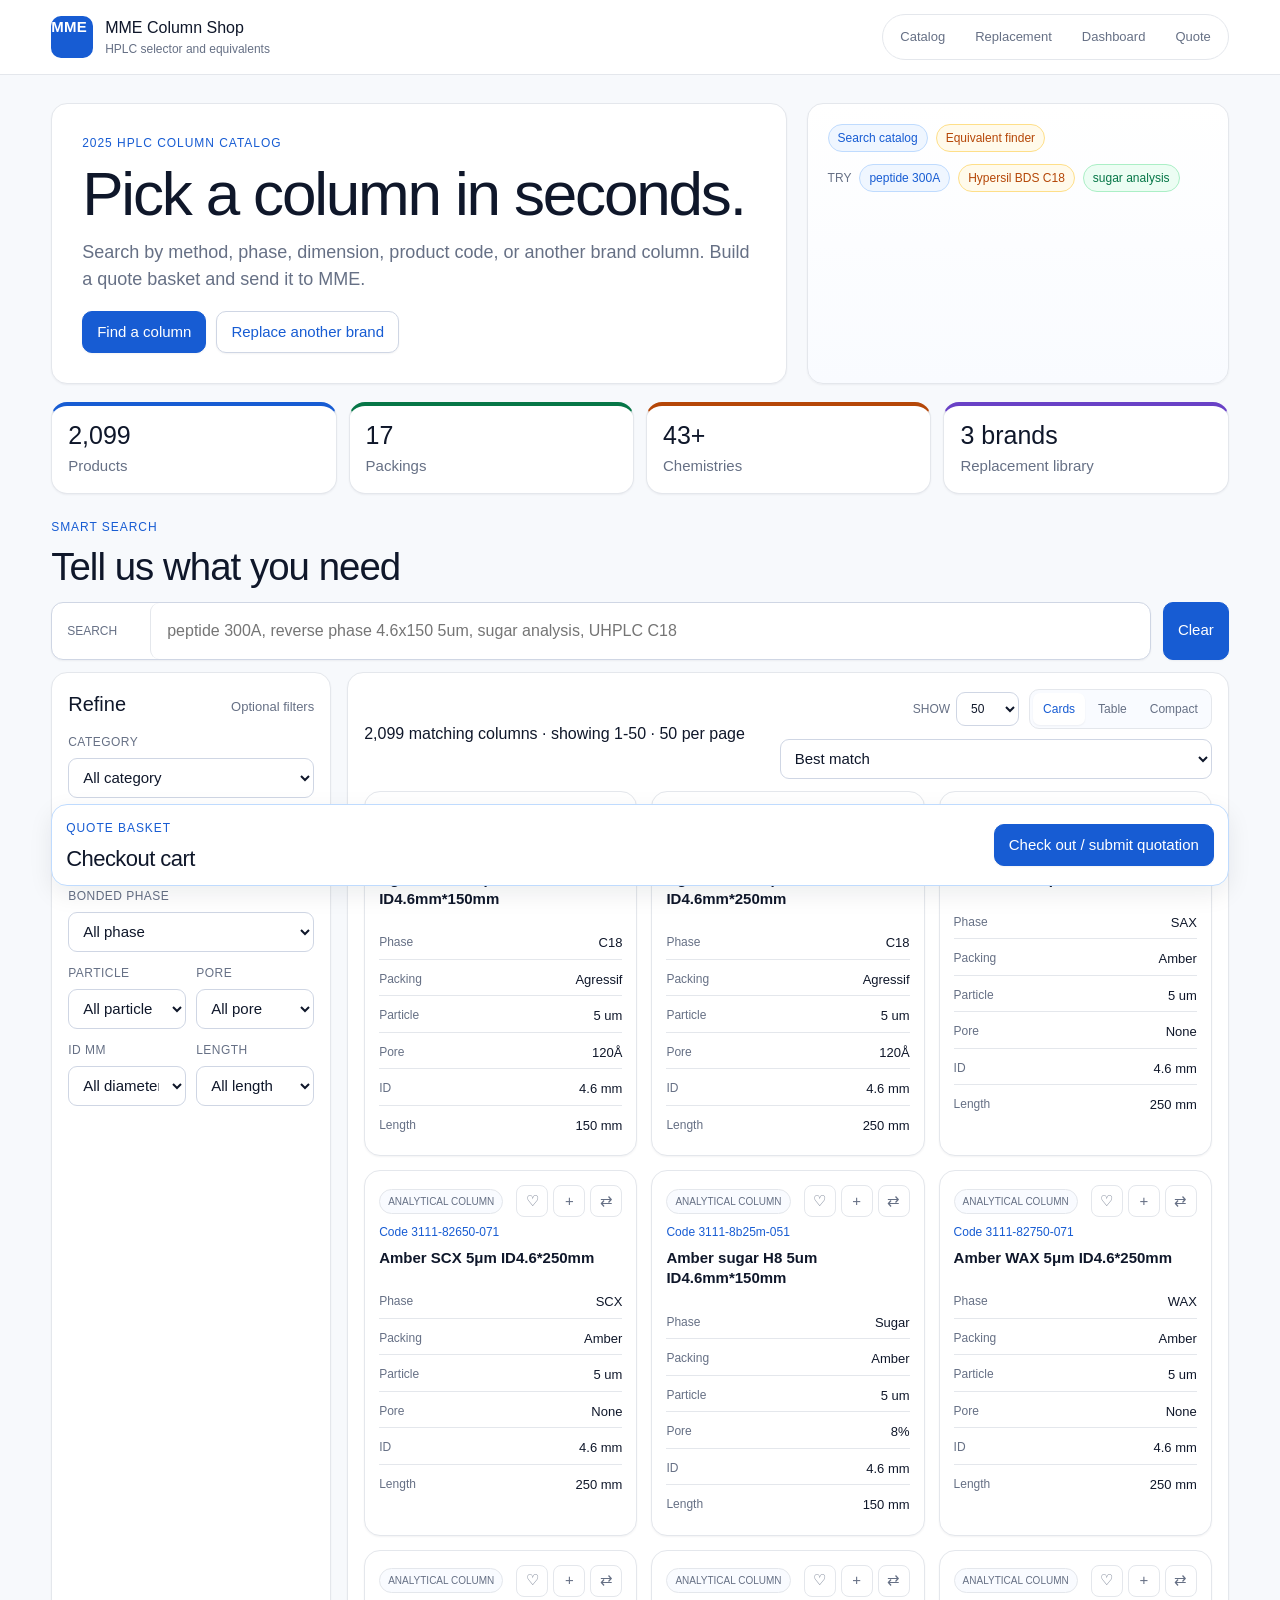
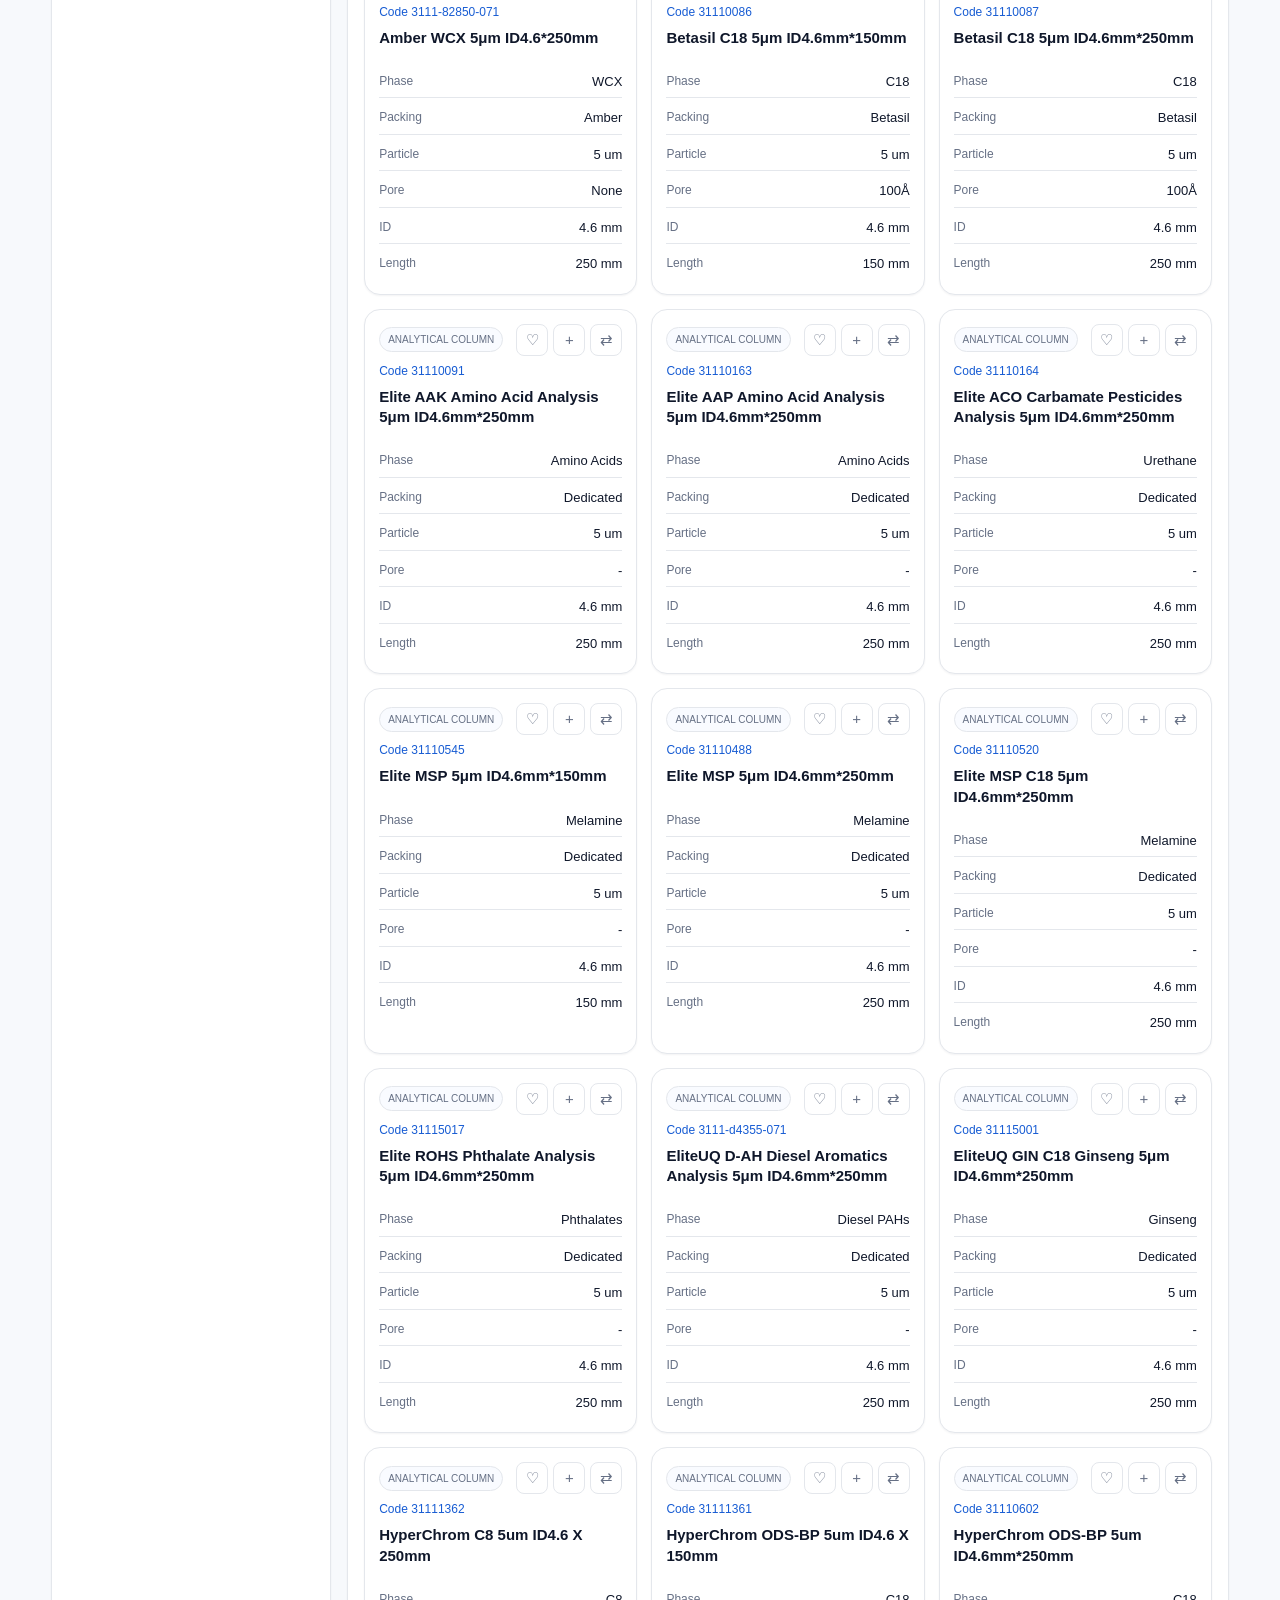
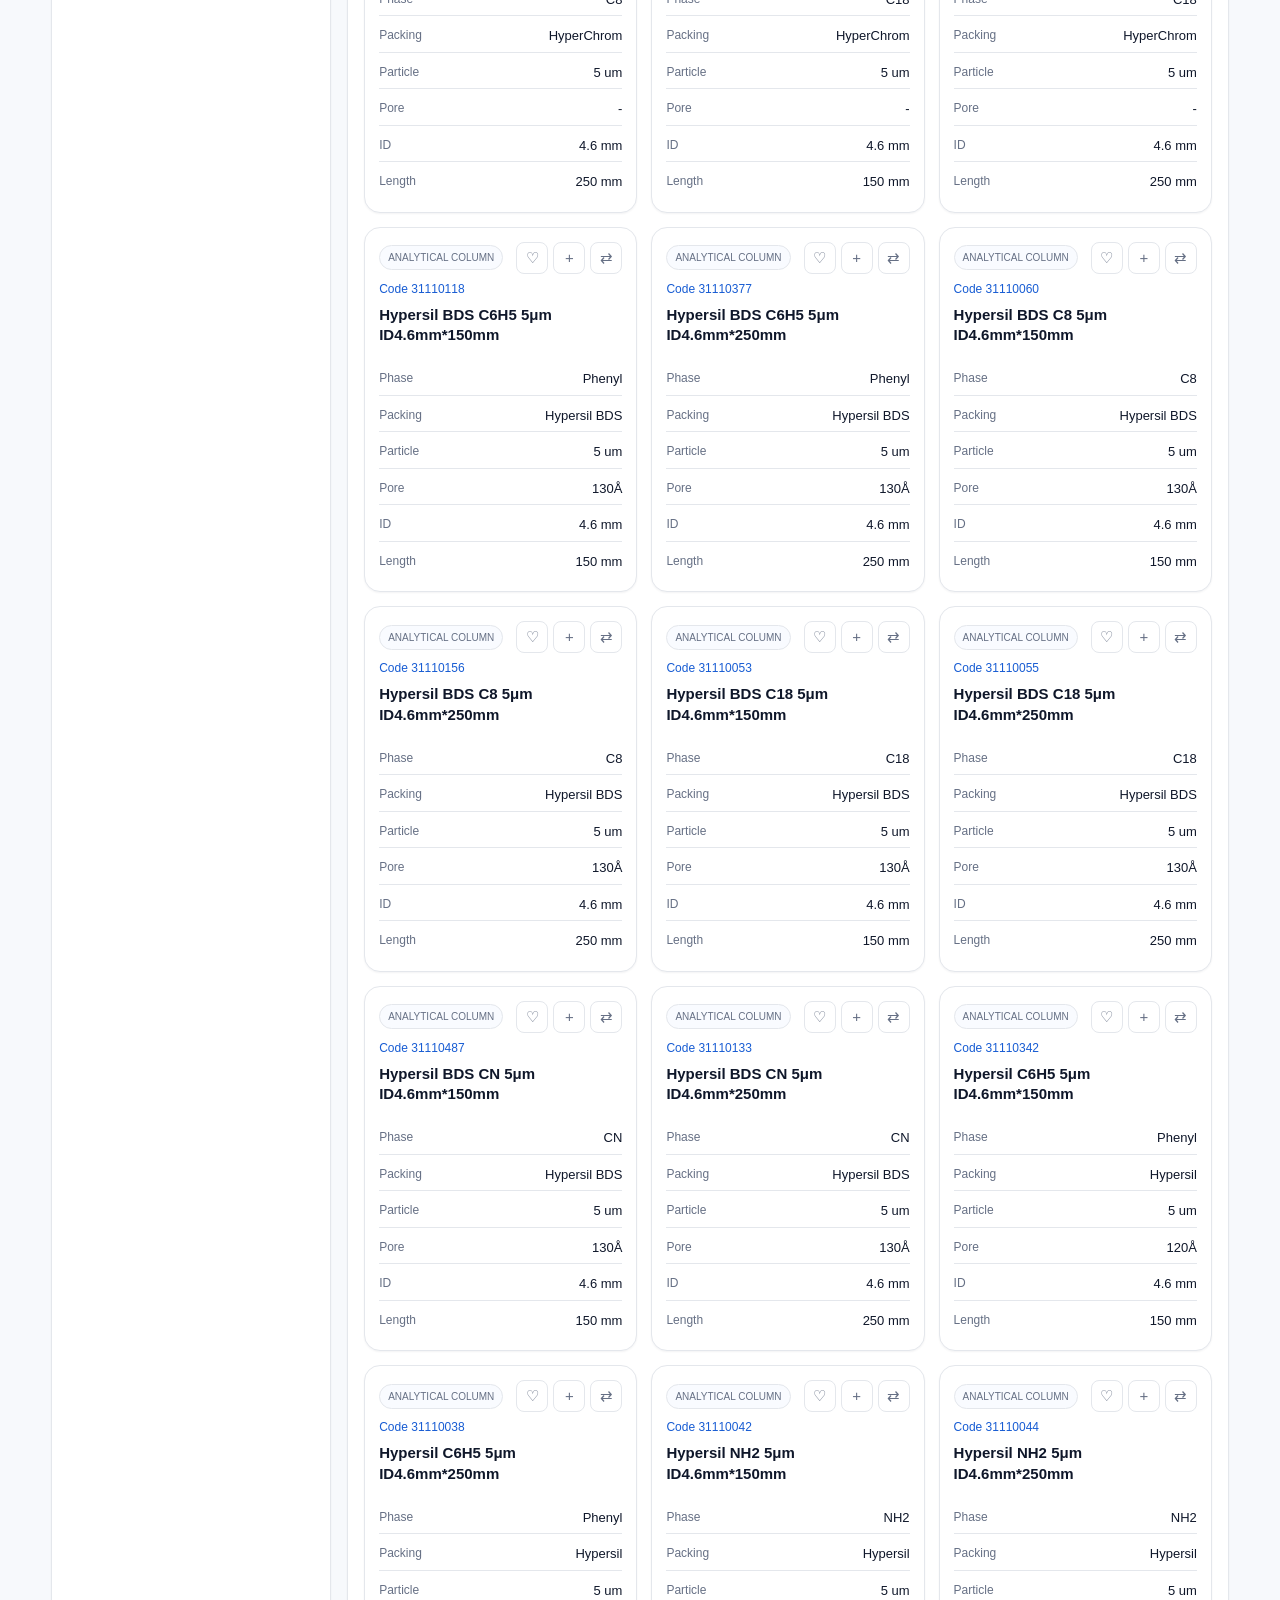
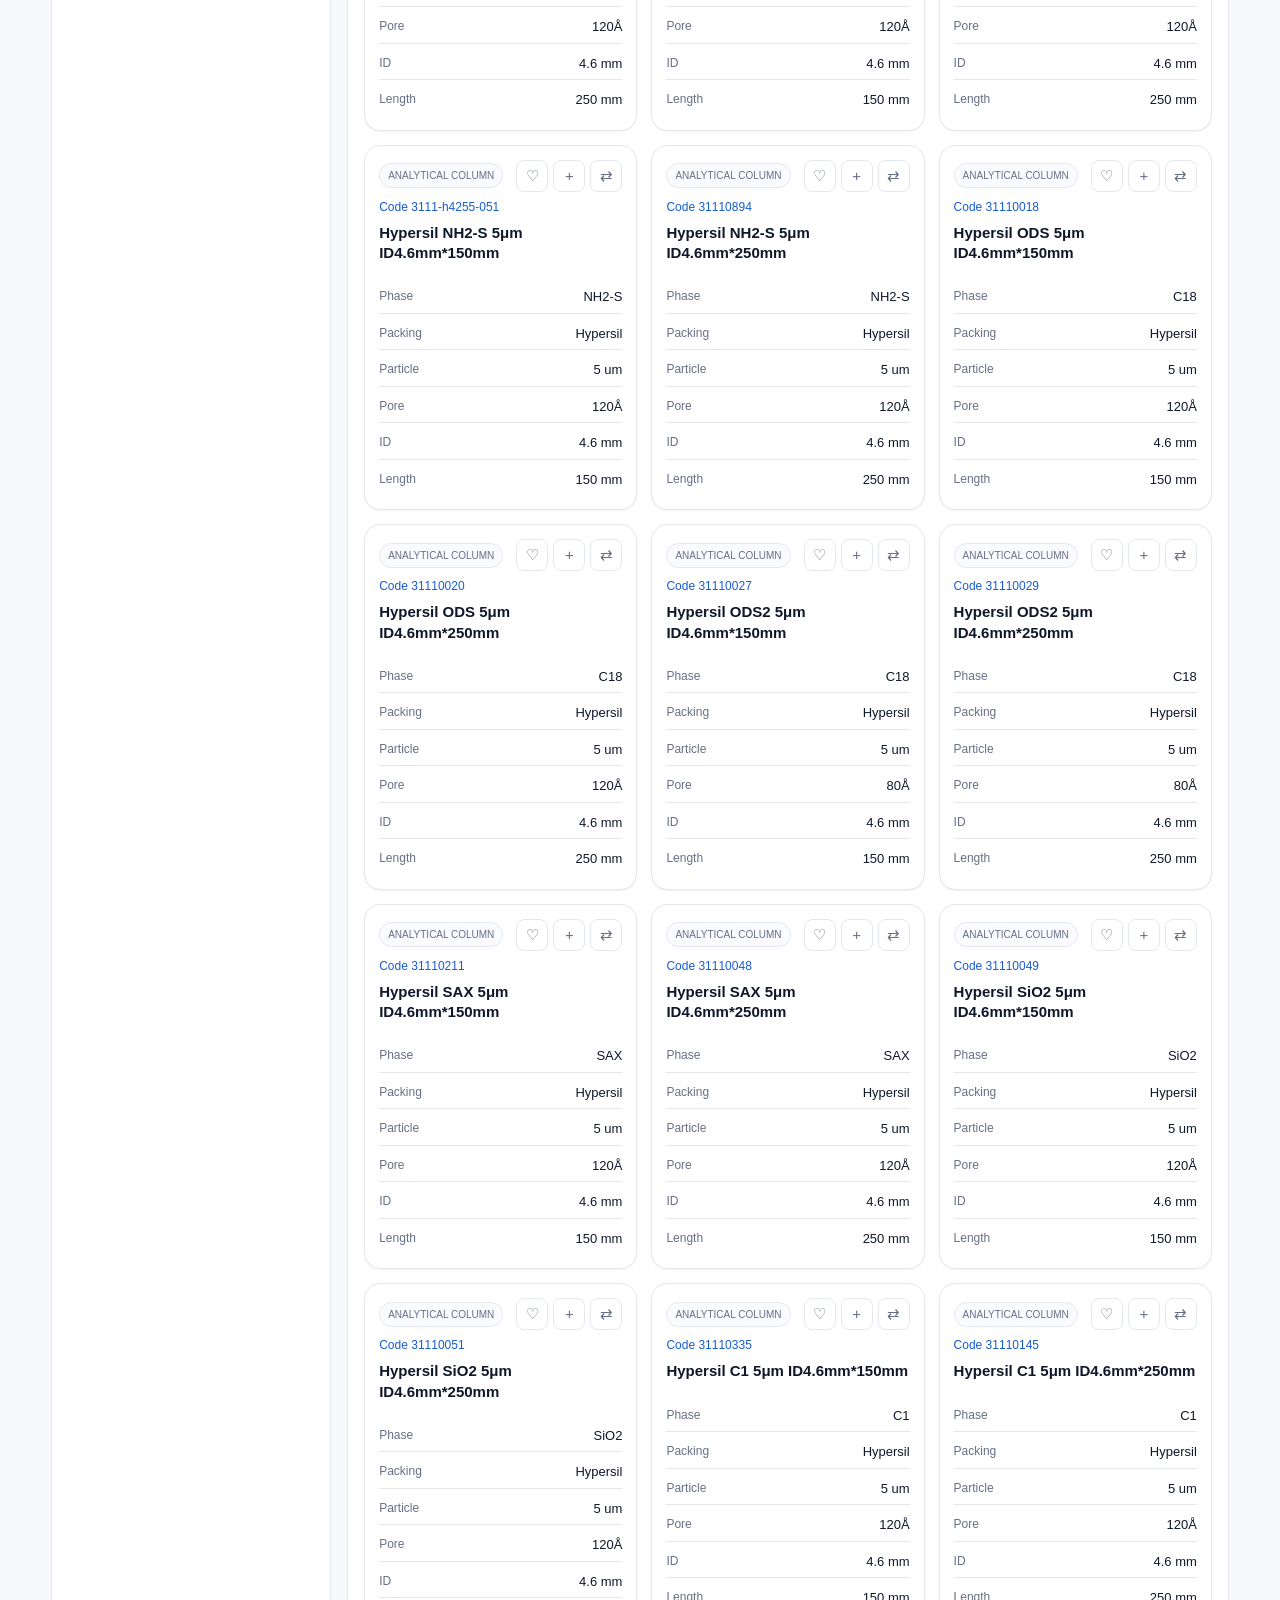
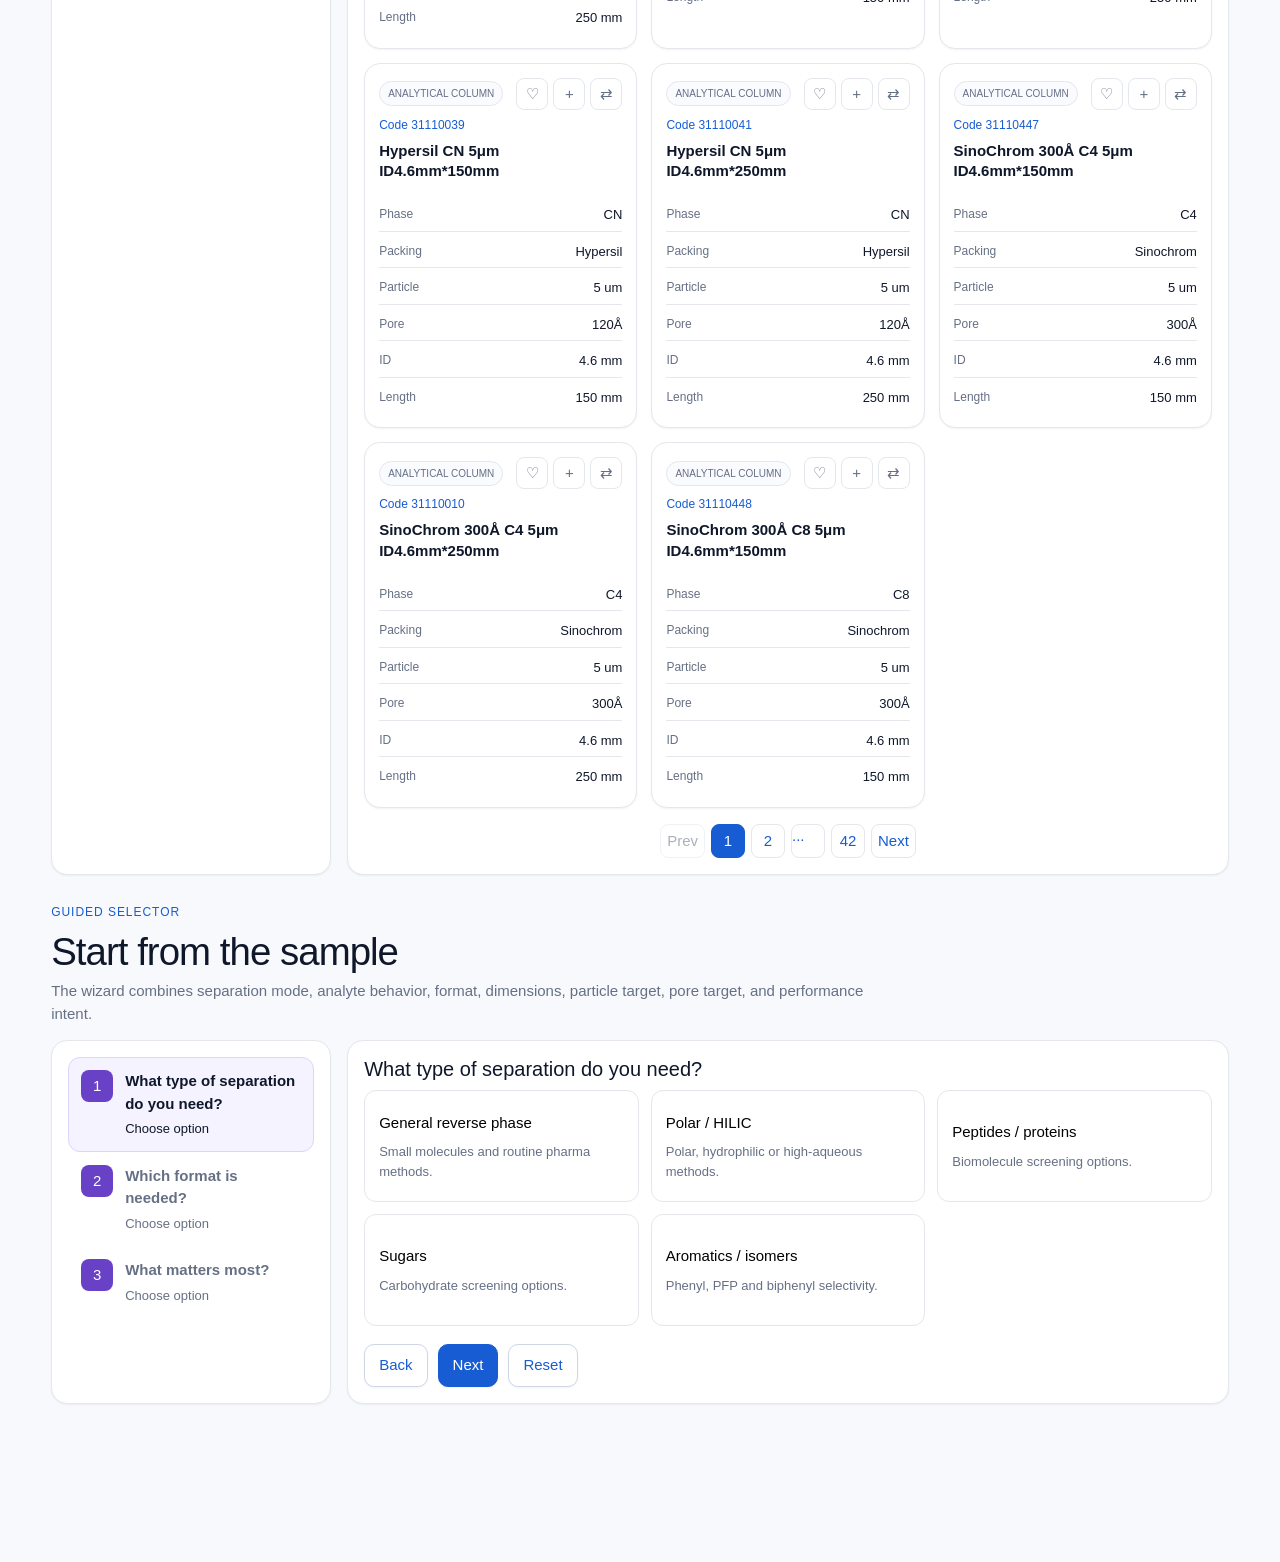
<file: index.html>
<!doctype html>
<html lang="en">
  <head>
    <meta charset="utf-8">
    <meta name="viewport" content="width=device-width, initial-scale=1">
    <title>MME HPLC Column Finder | Column Equivalents & Quotation</title>
    <meta name="description" content="Find MME HPLC columns by chemistry, dimensions, particle size, pore size, method intent, or competitor equivalent, then submit a quotation request.">
    <meta name="keywords" content="HPLC column, C18 column, HILIC column, UHPLC column, guard column, preparative column, MME, Al Murtaja Medical Equipment">
    <meta name="robots" content="index, follow">
    <meta property="og:title" content="MME HPLC Column Finder">
    <meta property="og:description" content="Smart HPLC column selector, competitor replacement finder, and quotation basket for MME columns.">
    <meta property="og:type" content="website">
    <meta property="og:image" content="assets/column-visual.svg">
    <meta name="theme-color" content="#2563eb">
    <link rel="stylesheet" href="styles.css">
  </head>
  <body>
    <header class="site-header">
      <div class="brand"><span class="brand-mark">MME</span><div><strong>MME Column Shop</strong><span>HPLC selector and equivalents</span></div></div>
      <nav aria-label="Primary"><a href="index.html#catalog">Catalog</a><a href="replacement.html">Replacement</a><a href="dashboard.html">Dashboard</a><a href="index.html#cart">Quote</a></nav>
    </header>

    <main>
      <section class="hero">
        <div class="hero-copy"><p class="eyebrow">2025 HPLC column catalog</p><h1>Pick a column in seconds.</h1><p>Search by method, phase, dimension, product code, or another brand column. Build a quote basket and send it to MME.</p><div class="hero-actions"><a class="button primary" href="#catalog">Find a column</a><a class="button ghost" href="replacement.html">Replace another brand</a></div></div>
        <div class="hero-console"><div class="console-tabs"><a href="#catalog">Search catalog</a><a href="replacement.html">Equivalent finder</a></div><div class="hero-search-preview"><span>Try</span><strong>peptide 300A</strong><strong>Hypersil BDS C18</strong><strong>sugar analysis</strong></div></div>
      </section>
      <section class="stats" aria-label="Catalog summary"><div><strong id="statProducts">0</strong><span>Products</span></div><div><strong id="statPackings">0</strong><span>Packings</span></div><div><strong id="statPhases">0+</strong><span>Chemistries</span></div><div><strong>3 brands</strong><span>Replacement library</span></div></section>

      <section class="catalog-section" id="catalog">
        <div class="section-heading"><p class="eyebrow">Smart search</p><h2>Tell us what you need</h2></div>
        <div class="search-shell"><label class="search-box"><span>Search</span><input id="searchInput" type="search" placeholder="peptide 300A, reverse phase 4.6x150 5um, sugar analysis, UHPLC C18"></label><button class="button primary" id="clearFilters" type="button">Clear</button></div>
        <div class="expert-panel" id="expertPanel" hidden><div><p class="eyebrow">Matched intent</p><strong id="expertSummary"></strong></div><div class="expert-tags" id="expertTags"></div></div>
        <div class="shop-layout">
          <aside class="filters" aria-label="Catalog filters"><div class="filter-heading"><strong>Refine</strong><span>Optional filters</span></div><div class="filter-block"><label for="categoryFilter">Category</label><select id="categoryFilter"></select></div><div class="filter-block"><label for="packingFilter">Packing</label><select id="packingFilter"></select></div><div class="filter-block"><label for="phaseFilter">Bonded phase</label><select id="phaseFilter"></select></div><div class="filter-row"><div class="filter-block"><label for="particleFilter">Particle</label><select id="particleFilter"></select></div><div class="filter-block"><label for="poreFilter">Pore</label><select id="poreFilter"></select></div></div><div class="filter-row"><div class="filter-block"><label for="diameterFilter">ID mm</label><select id="diameterFilter"></select></div><div class="filter-block"><label for="lengthFilter">Length</label><select id="lengthFilter"></select></div></div></aside>
          <div class="results-area"><div class="results-bar"><strong id="resultCount">Loading catalog...</strong><div class="result-tools"><label class="page-size-label">Show<select id="pageSizeSelect" aria-label="Items per page"><option value="50">50</option><option value="100">100</option><option value="150">150</option><option value="200">200</option></select></label><div class="view-switch" aria-label="View options"><button class="view-button active" type="button" data-view="cards">Cards</button><button class="view-button" type="button" data-view="table">Table</button><button class="view-button" type="button" data-view="compact">Compact</button></div><select id="sortSelect" aria-label="Sort products"><option value="relevance">Best match</option><option value="name">Name A-Z</option><option value="particle">Particle size</option><option value="length">Length</option></select></div></div><div class="active-filters" id="activeFilters"></div><div id="tableColumnFilters" class="table-column-filters" hidden></div><div class="product-grid" id="productGrid"></div><button class="button ghost load-more" id="loadMore" type="button" hidden>Load more</button><div class="pagination" id="pagination"></div></div>
        </div>
      </section>

      <section class="compare-section" id="compareSection" hidden><div class="section-heading"><p class="eyebrow">Comparison</p><h2>Compare selected columns</h2></div><div id="compareTable"></div></section>
      <section class="wizard-section" id="wizard"><div class="section-heading"><p class="eyebrow">Guided selector</p><h2>Start from the sample</h2><p class="section-note">The wizard combines separation mode, analyte behavior, format, dimensions, particle target, pore target, and performance intent.</p></div><div class="wizard-layout"><aside class="wizard-panel" id="wizardSteps"></aside><div class="wizard-card"><div id="wizardQuestion"></div><div class="wizard-actions"><button class="button ghost" id="backStep" type="button" onclick="previousWizardStep()">Back</button><button class="button primary" id="nextStep" type="button" onclick="nextWizardStep()">Next</button><button class="button ghost" id="resetWizard" type="button" onclick="resetWizard()">Reset</button></div></div></div></section>
      <aside class="quote-drawer" id="cart"><div><p class="eyebrow">Quote basket</p><h2>Checkout cart</h2></div><div id="cartItems" class="cart-items"></div><button class="button primary" id="quoteButton" type="button">Check out / submit quotation</button></aside>
    </main>

    <dialog class="quote-modal" id="quoteModal"><form method="dialog" class="quote-modal-card"><div class="modal-header"><div><p class="eyebrow">Quotation request</p><h2>Selected products</h2></div><button class="icon-button" id="closeQuoteModal" value="cancel" type="submit">×</button></div><div id="checkoutList" class="checkout-list"></div><div class="quote-form-grid"><label>Name<input id="customerName" type="text" placeholder="Your name"></label><label>Company<input id="customerCompany" type="text" placeholder="Company name"></label><label>Email<input id="customerEmail" type="email" placeholder="email@example.com"></label><label>Phone / WhatsApp<input id="customerPhone" type="tel" placeholder="+962..."></label><label class="full">Notes<textarea id="customerNotes" rows="4" placeholder="Application, instrument, quantity, urgency, or equivalent column notes"></textarea></label></div><p class="quote-disclaimer">Equivalent recommendations are closest catalog matches and should be validated with your method before routine use.</p><div class="modal-actions"><button class="button ghost" id="copyQuote" type="button">Copy request</button><button class="button ghost" id="whatsappQuote" type="button">Send by WhatsApp</button><button class="button primary" id="submitQuote" type="button">Submit by email</button></div></form></dialog>
    <script src="verified-competitors.js"></script>
    <script src="app-final.js"></script>
    <script src="app-enhance-rules.js"></script>
    <script src="app-match-quality.js"></script>
    <script src="app-compare.js"></script>
  </body>
</html>
</file>
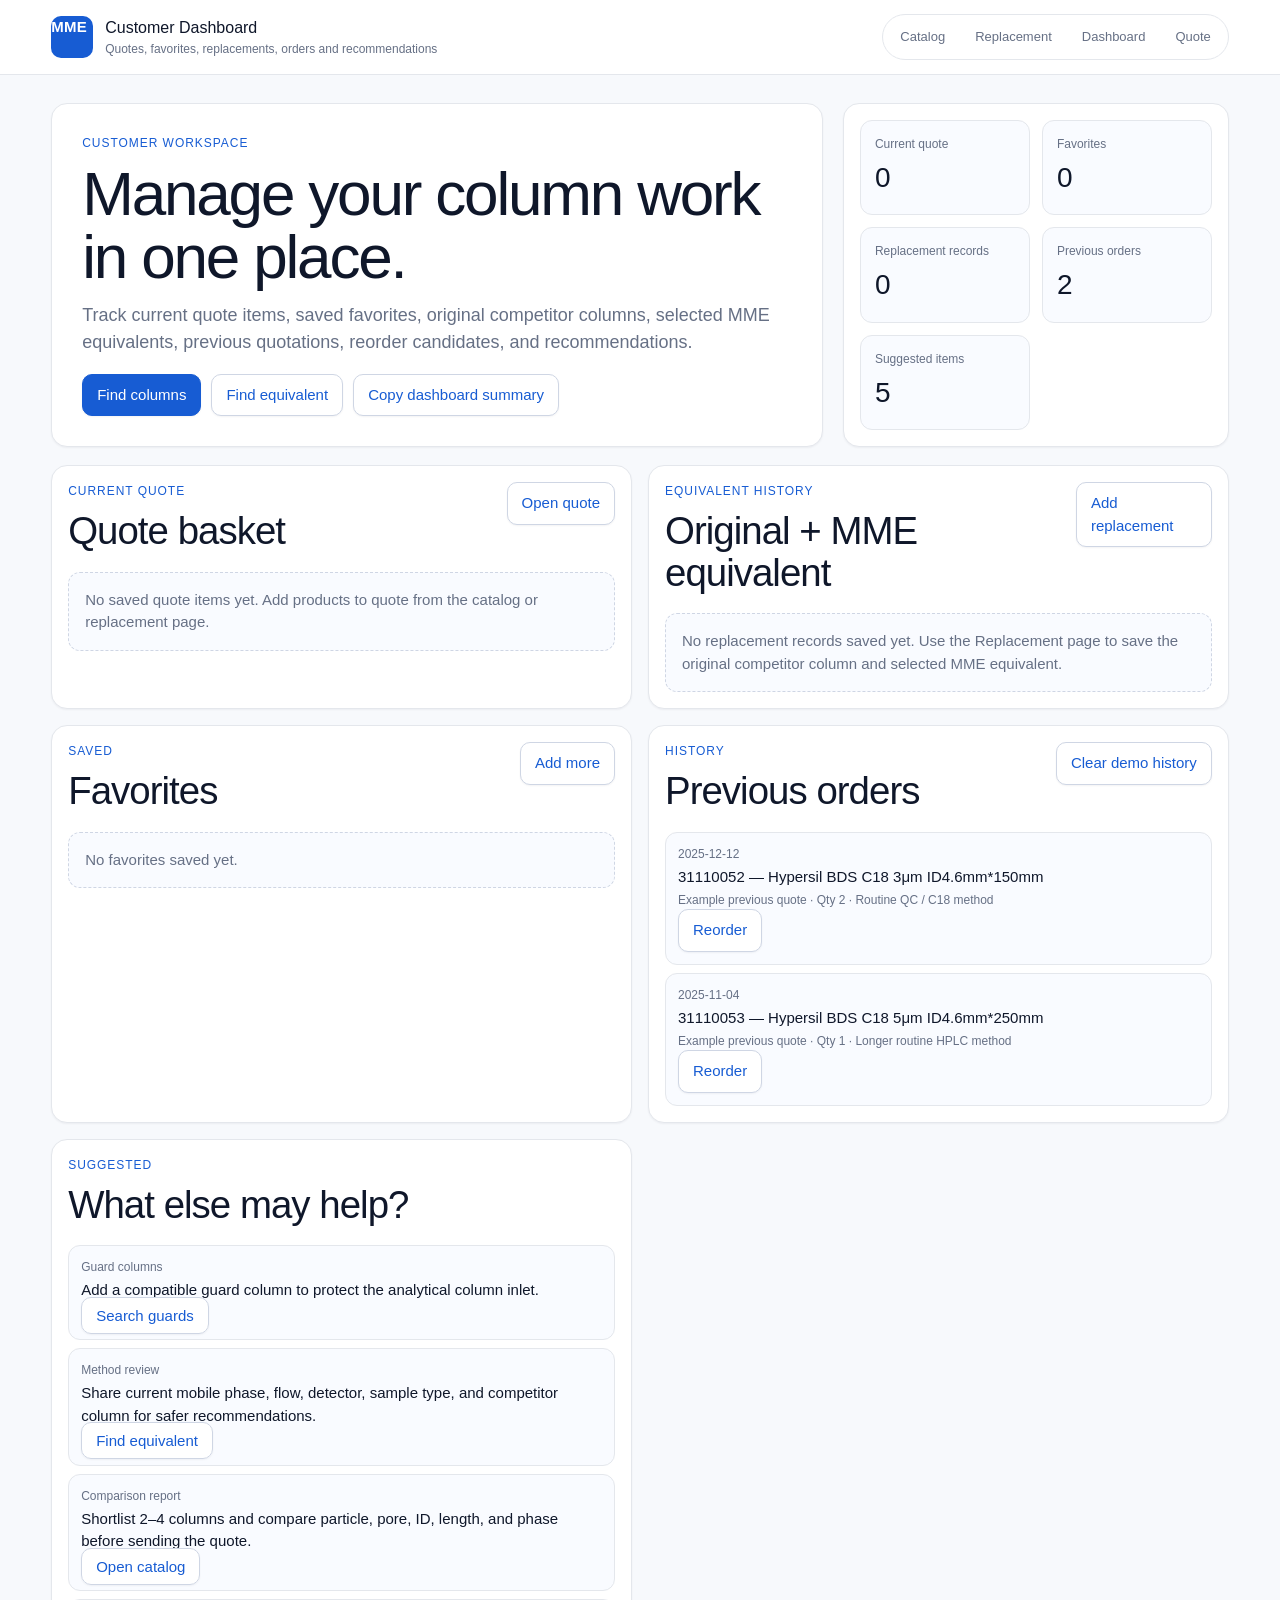
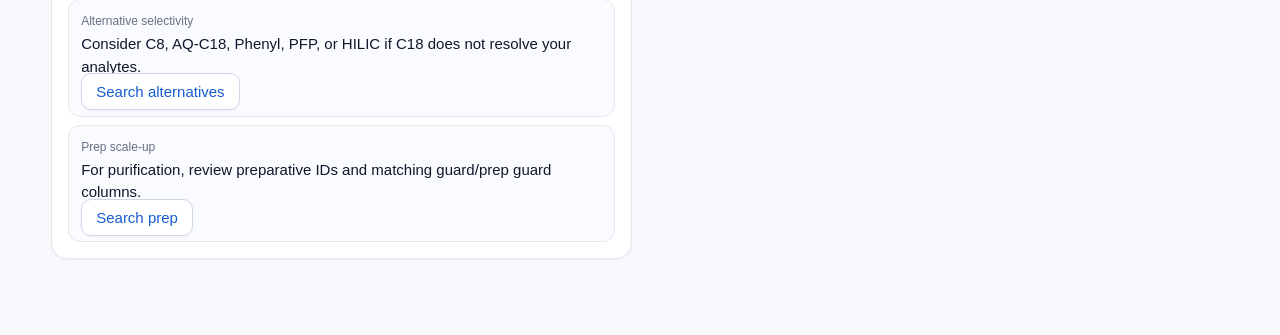
<file: dashboard.html>
<!doctype html>
<html lang="en">
  <head>
    <meta charset="utf-8">
    <meta name="viewport" content="width=device-width, initial-scale=1">
    <title>MME Dashboard | Quotes, Favorites & Orders</title>
    <meta name="description" content="Customer dashboard for MME column quotes, favorites, previous orders, replacement records, and recommendations.">
    <link rel="stylesheet" href="styles.css">
  </head>
  <body>
    <header class="site-header">
      <div class="brand"><span class="brand-mark">MME</span><div><strong>Customer Dashboard</strong><span>Quotes, favorites, replacements, orders and recommendations</span></div></div>
      <nav aria-label="Primary"><a href="index.html#catalog">Catalog</a><a href="replacement.html">Replacement</a><a href="dashboard.html">Dashboard</a><a href="index.html#cart">Quote</a></nav>
    </header>
    <main class="dashboard-page">
      <section class="hero dashboard-hero">
        <div class="hero-copy">
          <p class="eyebrow">Customer workspace</p>
          <h1>Manage your column work in one place.</h1>
          <p>Track current quote items, saved favorites, original competitor columns, selected MME equivalents, previous quotations, reorder candidates, and recommendations.</p>
          <div class="hero-actions"><a class="button primary" href="index.html#catalog">Find columns</a><a class="button ghost" href="replacement.html">Find equivalent</a><button class="button ghost" type="button" id="exportDashboard">Copy dashboard summary</button></div>
        </div>
        <div class="dashboard-summary">
          <div><span>Current quote</span><strong id="dashQuoteCount">0</strong></div>
          <div><span>Favorites</span><strong id="dashFavoriteCount">0</strong></div>
          <div><span>Replacement records</span><strong id="dashReplacementCount">0</strong></div>
          <div><span>Previous orders</span><strong id="dashOrderCount">0</strong></div>
          <div><span>Suggested items</span><strong id="dashSuggestionCount">0</strong></div>
        </div>
      </section>

      <section class="dashboard-grid dashboard-grid-wide">
        <article class="dashboard-card">
          <div class="dashboard-card-head"><div><p class="eyebrow">Current quote</p><h2>Quote basket</h2></div><a class="button ghost" href="index.html#cart">Open quote</a></div>
          <div id="dashboardQuoteItems" class="dashboard-list"></div>
        </article>
        <article class="dashboard-card">
          <div class="dashboard-card-head"><div><p class="eyebrow">Equivalent history</p><h2>Original + MME equivalent</h2></div><a class="button ghost" href="replacement.html">Add replacement</a></div>
          <div id="dashboardReplacements" class="dashboard-list"></div>
        </article>
        <article class="dashboard-card">
          <div class="dashboard-card-head"><div><p class="eyebrow">Saved</p><h2>Favorites</h2></div><a class="button ghost" href="index.html#catalog">Add more</a></div>
          <div id="dashboardFavorites" class="dashboard-list"></div>
        </article>
        <article class="dashboard-card">
          <div class="dashboard-card-head"><div><p class="eyebrow">History</p><h2>Previous orders</h2></div><button class="button ghost" type="button" id="clearDashboardHistory">Clear demo history</button></div>
          <div id="dashboardOrders" class="dashboard-list"></div>
        </article>
        <article class="dashboard-card">
          <div class="dashboard-card-head"><div><p class="eyebrow">Suggested</p><h2>What else may help?</h2></div></div>
          <div id="dashboardSuggestions" class="dashboard-list"></div>
        </article>
      </section>
    </main>
    <script src="dashboard.js"></script>
  </body>
</html>
</file>
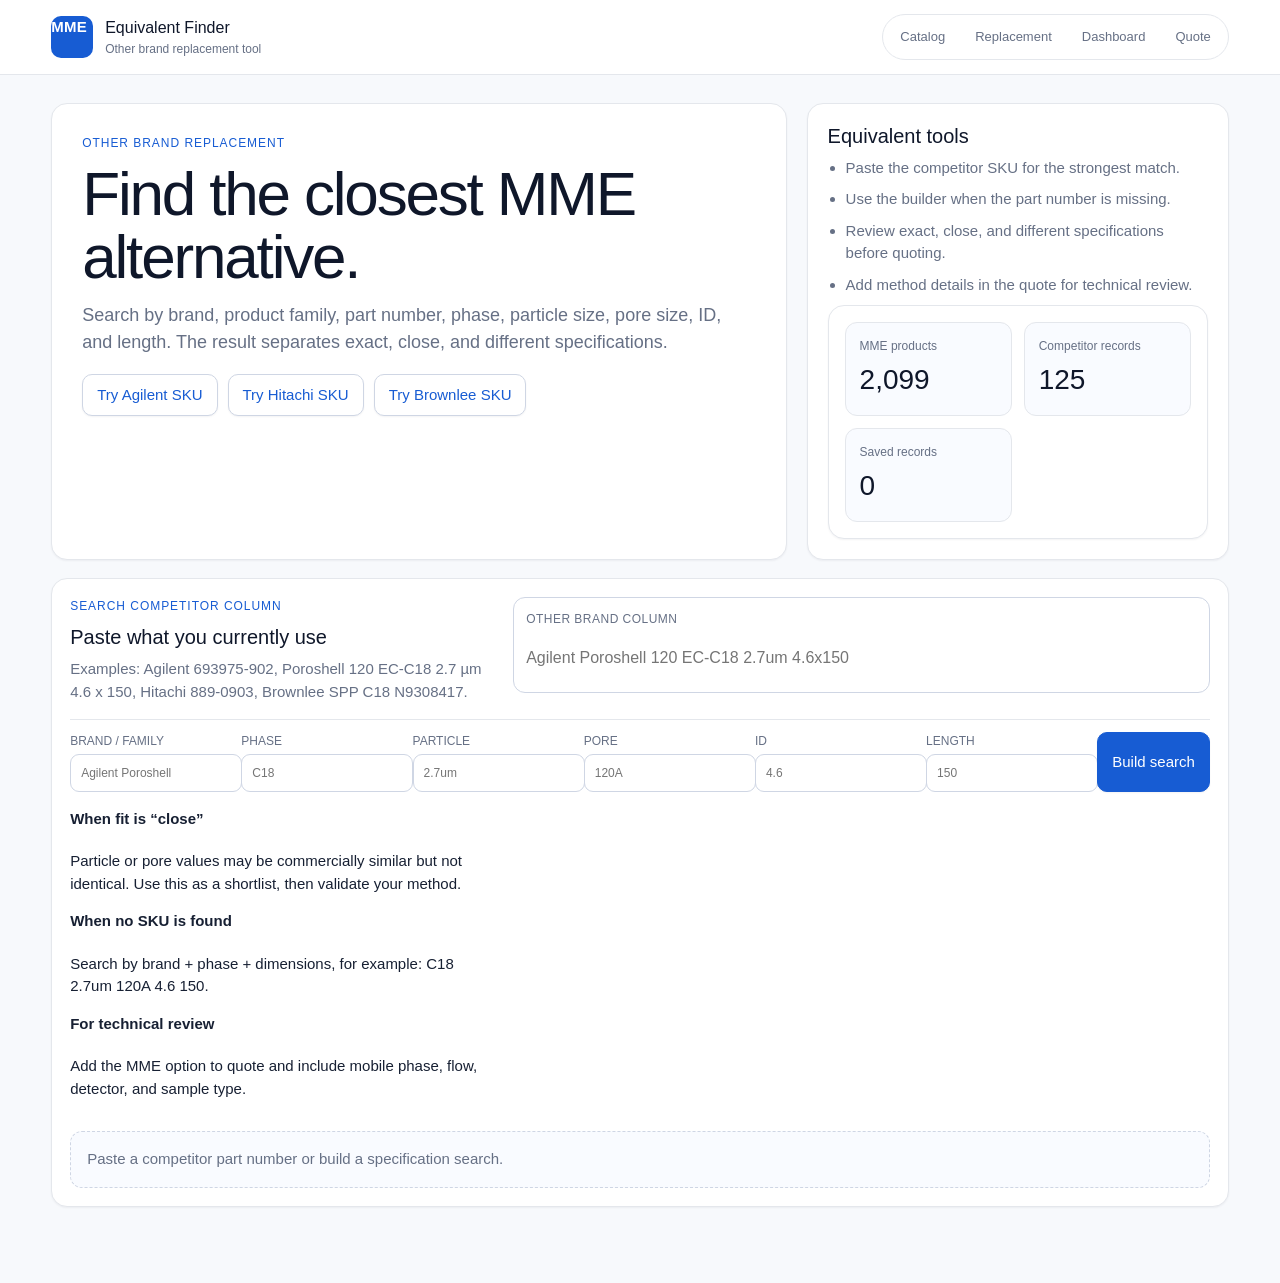
<file: replacement.html>
<!doctype html>
<html lang="en">
  <head>
    <meta charset="utf-8">
    <meta name="viewport" content="width=device-width, initial-scale=1">
    <title>MME Equivalent Finder | Other Brand Replacement</title>
    <meta name="description" content="Find the closest MME equivalent for Agilent, Hitachi, PerkinElmer/Brownlee and other HPLC columns.">
    <link rel="stylesheet" href="styles.css">
  </head>
  <body>
    <header class="site-header">
      <div class="brand"><span class="brand-mark">MME</span><div><strong>Equivalent Finder</strong><span>Other brand replacement tool</span></div></div>
      <nav aria-label="Primary"><a href="index.html#catalog">Catalog</a><a href="replacement.html">Replacement</a><a href="dashboard.html">Dashboard</a><a href="index.html#cart">Quote</a></nav>
    </header>
    <main>
      <section class="hero replacement-page-hero">
        <div class="hero-copy">
          <p class="eyebrow">Other brand replacement</p>
          <h1>Find the closest MME alternative.</h1>
          <p>Search by brand, product family, part number, phase, particle size, pore size, ID, and length. The result separates exact, close, and different specifications.</p>
          <div class="hero-actions"><button class="button ghost" type="button" data-example-query="Agilent HC-C18 518915-902">Try Agilent SKU</button><button class="button ghost" type="button" data-example-query="Hitachi 889-0903">Try Hitachi SKU</button><button class="button ghost" type="button" data-example-query="Brownlee SPP C18 N9308417">Try Brownlee SKU</button></div>
        </div>
        <div class="equivalent-tools-panel">
          <h3>Equivalent tools</h3>
          <ul>
            <li>Paste the competitor SKU for the strongest match.</li>
            <li>Use the builder when the part number is missing.</li>
            <li>Review exact, close, and different specifications before quoting.</li>
            <li>Add method details in the quote for technical review.</li>
          </ul>
          <div class="dashboard-summary replacement-stats" id="replacementStats"></div>
        </div>
      </section>

      <section class="catalog-section replacement-only-section">
        <div class="replacement-finder always-open" id="replacement">
          <div class="replacement-copy">
            <p class="eyebrow">Search competitor column</p>
            <h3>Paste what you currently use</h3>
            <p>Examples: Agilent 693975-902, Poroshell 120 EC-C18 2.7 µm 4.6 x 150, Hitachi 889-0903, Brownlee SPP C18 N9308417.</p>
          </div>
          <label class="replacement-box">
            <span>Other brand column</span>
            <input id="replacementInput" type="search" placeholder="Agilent Poroshell 120 EC-C18 2.7um 4.6x150">
          </label>
          <div class="replacement-builder">
            <label>Brand / family<input id="builderBrand" type="text" placeholder="Agilent Poroshell"></label>
            <label>Phase<input id="builderPhase" type="text" placeholder="C18"></label>
            <label>Particle<input id="builderParticle" type="text" placeholder="2.7um"></label>
            <label>Pore<input id="builderPore" type="text" placeholder="120A"></label>
            <label>ID<input id="builderId" type="text" placeholder="4.6"></label>
            <label>Length<input id="builderLength" type="text" placeholder="150"></label>
            <button class="button primary" id="buildReplacementQuery" type="button">Build search</button>
          </div>
          <div class="replacement-assist-grid">
            <article><h4>When fit is “close”</h4><p>Particle or pore values may be commercially similar but not identical. Use this as a shortlist, then validate your method.</p></article>
            <article><h4>When no SKU is found</h4><p>Search by brand + phase + dimensions, for example: C18 2.7um 120A 4.6 150.</p></article>
            <article><h4>For technical review</h4><p>Add the MME option to quote and include mobile phase, flow, detector, and sample type.</p></article>
          </div>
          <div class="replacement-results" id="replacementResults"></div>
        </div>
      </section>
    </main>
    <script src="verified-competitors.js"></script>
    <script src="replacement-engine.js"></script>
  </body>
</html>
</file>
<file: styles.css>
:root{
  --bg:#f7f9fc;
  --surface:#ffffff;
  --surface-2:#f9fbff;
  --text:#172033;
  --text-strong:#0f172a;
  --muted:#667085;
  --line:#e4e7ec;
  --line-strong:#cfd6e4;
  --primary:#175cd3;
  --primary-700:#1248a8;
  --primary-soft:#eff6ff;
  --success:#067647;
  --success-soft:#ecfdf3;
  --warning:#b54708;
  --warning-soft:#fffaeb;
  --danger:#b42318;
  --danger-soft:#fef3f2;
  --purple:#6941c6;
  --purple-soft:#f4f3ff;
  --radius-sm:8px;
  --radius:12px;
  --radius-lg:16px;
  --shadow-sm:0 1px 2px rgba(16,24,40,.05);
  --shadow-md:0 8px 24px rgba(16,24,40,.08);
}
*{box-sizing:border-box}
html{scroll-behavior:smooth}
body{margin:0;background:var(--bg);color:var(--text);font-family:"Segoe UI",Roboto,Arial,sans-serif;font-size:15px;line-height:1.5;font-weight:400;-webkit-font-smoothing:antialiased;text-rendering:optimizeLegibility}
a{color:inherit;text-decoration:none}button,input,select,textarea{font:inherit}button{cursor:pointer}.site-header{position:sticky;top:0;z-index:30;display:flex;align-items:center;justify-content:space-between;gap:20px;padding:14px clamp(20px,4vw,56px);background:rgba(255,255,255,.96);border-bottom:1px solid var(--line);backdrop-filter:blur(10px)}.brand{display:flex;align-items:center;gap:12px;min-width:260px}.brand-mark{display:grid;place-items:center;width:42px;height:42px;border-radius:10px;background:var(--primary);color:white;font-weight:600;letter-spacing:.02em}.brand strong,.brand span{display:block}.brand strong{font-size:16px;color:var(--text-strong);font-weight:500}.brand div span{font-size:12px;color:var(--muted)}nav{display:flex;align-items:center;gap:4px;padding:4px;border:1px solid var(--line);border-radius:999px;background:var(--surface)}nav a{border-radius:999px;padding:8px 13px;color:var(--muted);font-size:13px;font-weight:400}nav a:hover{background:var(--primary-soft);color:var(--primary)}main{padding-bottom:48px}.hero,.stats,.catalog-section,.wizard-section,.quote-drawer{margin-left:clamp(20px,4vw,56px);margin-right:clamp(20px,4vw,56px)}.hero{display:grid;grid-template-columns:minmax(0,1.08fr) minmax(320px,.62fr);gap:20px;padding:28px 0 18px;align-items:stretch}.hero-copy,.hero-console,.stats div,.replacement-finder,.filters,.results-area,.wizard-panel,.wizard-card,.quote-drawer,.product-card,.compact-row,.quote-modal-card,.dashboard-card,.equivalent-tools-panel,.dashboard-summary{background:var(--surface);border:1px solid var(--line);border-radius:var(--radius-lg);box-shadow:var(--shadow-sm)}.hero-copy{padding:30px}.hero-console{padding:20px;background:linear-gradient(180deg,#fff,var(--surface-2))}.eyebrow{margin:0 0 10px;color:var(--primary);font-size:12px;font-weight:500;letter-spacing:.08em;text-transform:uppercase}h1,h2,h3,h4,p{margin-top:0}h1{max-width:760px;margin-bottom:14px;font-size:clamp(38px,5vw,62px);line-height:1.02;letter-spacing:-.035em;color:var(--text-strong);font-weight:400}h2{margin-bottom:8px;font-size:clamp(28px,3vw,40px);line-height:1.08;letter-spacing:-.025em;color:var(--text-strong);font-weight:400}h3{margin-bottom:8px;font-size:20px;line-height:1.25;color:var(--text-strong);font-weight:400}.hero-copy p:not(.eyebrow){max-width:720px;color:var(--muted);font-size:18px}.hero-actions,.wizard-actions,.modal-actions{display:flex;flex-wrap:wrap;gap:10px;margin-top:18px}.button{min-height:40px;border:1px solid var(--line-strong);border-radius:10px;padding:9px 14px;background:var(--surface);color:var(--text);font-weight:400;box-shadow:var(--shadow-sm);transition:background .15s,border-color .15s,color .15s,transform .15s}.button:hover{border-color:var(--primary);color:var(--primary)}.button.primary{background:var(--primary);border-color:var(--primary);color:white}.button.primary:hover{background:var(--primary-700);color:white}.button.ghost{background:var(--surface);color:var(--primary)}.console-tabs,.hero-search-preview{display:flex;flex-wrap:wrap;gap:8px;margin-bottom:12px;align-items:center}.console-tabs a,.hero-search-preview strong,.pill,.expert-tag,.reason{display:inline-flex;align-items:center;min-height:26px;border:1px solid var(--line);border-radius:999px;padding:4px 9px;background:var(--surface);color:var(--muted);font-size:12px;font-weight:400}.console-tabs a:nth-child(1),.hero-search-preview strong:nth-child(2),.pill:nth-child(4n+1){background:var(--primary-soft);border-color:#bfdbfe;color:var(--primary)}.console-tabs a:nth-child(2),.hero-search-preview strong:nth-child(3),.pill:nth-child(4n+2){background:var(--warning-soft);border-color:#fedf89;color:var(--warning)}.hero-search-preview strong:nth-child(4),.pill:nth-child(4n+3){background:var(--success-soft);border-color:#abefc6;color:var(--success)}.pill:nth-child(4n+4){background:var(--purple-soft);border-color:#d9d6fe;color:var(--purple)}.hero-search-preview span{color:var(--muted);font-size:12px;font-weight:400;text-transform:uppercase}.use-badges,.use-badge{display:none!important}.column-art,.hero-console img{display:none!important}.stats{display:grid;grid-template-columns:repeat(4,minmax(0,1fr));gap:12px;margin-bottom:24px}.stats div{min-height:86px;padding:16px}.stats strong,.stats span{display:block}.stats strong{font-size:25px;line-height:1.1;color:var(--text-strong);font-weight:400}.stats span{margin-top:5px;color:var(--muted);font-weight:400}.stats div:nth-child(1){border-top:4px solid var(--primary)}.stats div:nth-child(2){border-top:4px solid var(--success)}.stats div:nth-child(3){border-top:4px solid var(--warning)}.stats div:nth-child(4){border-top:4px solid var(--purple)}.section-heading{max-width:820px;margin-bottom:14px}.section-note{color:var(--muted)}.catalog-section,.wizard-section{margin-bottom:28px;scroll-margin-top:86px}.search-shell{display:grid;grid-template-columns:minmax(0,1fr) auto;gap:12px;margin-bottom:12px}.search-box{display:grid;grid-template-columns:98px minmax(0,1fr);align-items:center;overflow:hidden;border:1px solid var(--line-strong);border-radius:var(--radius);background:var(--surface);box-shadow:var(--shadow-sm)}.search-box:focus-within,.replacement-box:focus-within,input:focus,select:focus,textarea:focus{outline:3px solid rgba(23,92,211,.14);outline-offset:1px}.search-box span{padding-left:15px;color:var(--muted);font-size:12px;font-weight:400;text-transform:uppercase}.search-box input{width:100%;min-height:56px;border:0;border-left:1px solid var(--line);padding:0 16px;background:transparent;outline:0;font-size:16px;color:var(--text-strong)}.expert-panel{display:grid;grid-template-columns:minmax(220px,.34fr) minmax(0,1fr);gap:14px;align-items:center;margin-bottom:14px;border:1px solid #bfdbfe;border-radius:var(--radius-lg);padding:15px;background:var(--primary-soft);box-shadow:var(--shadow-sm)}.expert-panel[hidden]{display:none}.expert-tags,.recommendations,.active-filters{display:flex;flex-wrap:wrap;gap:6px}.replacement-finder{display:grid;grid-template-columns:minmax(280px,.38fr) minmax(320px,.62fr);gap:16px;margin-bottom:18px;padding:18px}.replacement-copy p:not(.eyebrow){margin-bottom:0;color:var(--muted)}.replacement-box{display:grid;gap:8px;align-self:start;border:1px solid var(--line-strong);border-radius:var(--radius);padding:12px;background:var(--surface)}.replacement-box span,.filter-block label{color:var(--muted);font-size:12px;font-weight:400;letter-spacing:.04em;text-transform:uppercase}.replacement-box input{min-height:44px;width:100%;border:0;border-radius:8px;padding:0;outline:0;font-size:16px;color:var(--text-strong)}.replacement-results{grid-column:1/-1;display:grid;gap:12px}.replacement-card{display:grid;grid-template-columns:minmax(260px,.34fr) minmax(0,1fr);gap:12px;border-top:1px solid var(--line);padding-top:12px}.competitor-match,.mme-match{border:1px solid var(--line);border-radius:var(--radius);padding:14px;background:var(--surface)}.match-score{display:inline-flex;min-height:28px;border:1px solid #abefc6;border-radius:999px;padding:4px 10px;background:var(--success-soft);color:var(--success);font-size:12px;font-weight:400}.shop-layout,.wizard-layout{display:grid;grid-template-columns:280px minmax(0,1fr);gap:16px}.filters,.results-area,.wizard-panel,.wizard-card{padding:16px}.filter-heading{display:flex;justify-content:space-between;gap:12px;margin-bottom:14px;align-items:baseline}.filter-heading strong{font-size:20px;color:var(--text-strong);font-weight:400}.filter-heading span{color:var(--muted);font-size:13px;font-weight:400}.filter-block{display:grid;gap:7px;margin-bottom:12px}.filter-row{display:grid;grid-template-columns:1fr 1fr;gap:10px}select,input,textarea{border:1px solid var(--line-strong);border-radius:9px;background:var(--surface);color:var(--text-strong);box-shadow:none}select{min-height:40px;width:100%;padding:0 10px;background:var(--surface)}.results-bar{display:flex;align-items:center;justify-content:space-between;gap:14px;margin-bottom:12px}.results-bar strong{font-size:16px;color:var(--text-strong);font-weight:400}.result-tools{display:flex;gap:10px;align-items:center;flex-wrap:wrap;justify-content:flex-end}.page-size-label{display:flex;align-items:center;gap:6px;color:var(--muted);font-size:12px;font-weight:400;text-transform:uppercase}.page-size-label select{width:auto;min-height:34px}.view-switch{display:flex;gap:3px;padding:3px;border:1px solid var(--line);border-radius:10px;background:var(--surface-2)}.view-button{border:0;border-radius:7px;padding:7px 10px;background:transparent;color:var(--muted);font-size:12px;font-weight:400}.view-button.active{background:var(--surface);color:var(--primary);box-shadow:var(--shadow-sm)}.product-grid{display:grid;grid-template-columns:repeat(3,minmax(0,1fr));gap:14px}.product-card{display:flex;min-height:0;flex-direction:column;padding:14px;transition:border-color .15s,box-shadow .15s}.product-card:hover{border-color:#b7c6dd;box-shadow:var(--shadow-md)}.upgraded-card h3{min-height:0;margin:5px 0 10px;font-size:15px;line-height:1.35;font-weight:600;color:var(--text-strong)}.product-top{display:flex;align-items:center;justify-content:space-between;gap:8px;margin-bottom:6px}.category{border:1px solid var(--line);border-radius:999px;padding:4px 8px;background:var(--surface-2);color:var(--muted);font-size:10px;font-weight:400;text-transform:uppercase}.icon-button{display:grid;width:32px;height:32px;place-items:center;border:1px solid var(--line);border-radius:8px;background:var(--surface);color:var(--muted);font-size:15px;font-weight:400}.icon-button:hover,.icon-button.active{border-color:#bfdbfe;background:var(--primary-soft);color:var(--primary)}.favorite.active{border-color:#f9a8d4;background:#fdf2f8;color:#be185d}.product-compare.active{border-color:#abefc6;background:var(--success-soft);color:var(--success)}.quick-actions{display:flex;gap:5px}.code{margin:0 0 2px;color:var(--primary);font-size:12px;font-weight:400}.specs{display:grid;grid-template-columns:1fr;gap:4px;margin:8px 0 0}.specs div{display:flex;justify-content:space-between;gap:12px;min-width:0;border-bottom:1px solid var(--line);padding:6px 0;background:transparent}.specs div:last-child{border-bottom:0}.icon-specs dt{display:block;color:var(--muted);font-size:12px;font-weight:400;text-transform:none;letter-spacing:0}.spec-icon{display:none}dd{margin:0;overflow-wrap:anywhere;font-weight:400;font-size:13px;color:var(--text-strong);text-align:right}.card-actions{display:none}.table-view,.compact-view{display:block}.table-wrap{width:100%;overflow-x:auto}.product-table{width:100%;border-collapse:separate;border-spacing:0;min-width:920px;background:var(--surface);border:1px solid var(--line);border-radius:var(--radius);overflow:hidden}.product-table th,.product-table td{border-bottom:1px solid var(--line);padding:10px 12px;text-align:left;vertical-align:top;font-size:13px}.product-table th{background:var(--surface-2);color:var(--muted);font-size:11px;font-weight:400;text-transform:uppercase;letter-spacing:.03em}.product-table tr:hover td{background:#fcfdff}.table-actions{white-space:nowrap}.table-actions button{border:1px solid var(--line);border-radius:8px;padding:6px 8px;background:var(--surface);color:var(--primary);font-size:12px;font-weight:400;margin-right:4px}.table-column-filters{display:grid;grid-template-columns:repeat(5,minmax(120px,1fr));gap:8px;margin-bottom:12px}.table-column-filters[hidden]{display:none}.table-column-filters label{display:grid;gap:4px;color:var(--muted);font-size:10px;font-weight:400;text-transform:uppercase}.table-column-filters input{min-height:34px;padding:0 10px}.compact-row{display:grid;grid-template-columns:minmax(220px,.35fr) minmax(0,1fr) auto;gap:12px;align-items:center;padding:12px;margin-bottom:10px}.compact-row.expanded{grid-template-columns:1fr}.compact-row span{display:block;color:var(--muted);font-size:12px}.compact-specs{display:flex;flex-wrap:wrap;gap:6px}.compact-specs span{border:1px solid var(--line);border-radius:999px;padding:5px 8px;background:var(--surface-2);color:var(--text);font-weight:400}.compact-variants{grid-column:1/-1;overflow-x:auto}.pagination{display:flex;justify-content:center;flex-wrap:wrap;gap:6px;margin-top:16px}.pagination button,.pagination span{min-width:34px;min-height:34px;border:1px solid var(--line);border-radius:8px;background:var(--surface);color:var(--primary);font-weight:400}.pagination button.active{background:var(--primary);border-color:var(--primary);color:white}.pagination button:disabled{color:var(--muted);cursor:not-allowed;opacity:.55}.compare-section{margin:0 clamp(20px,4vw,56px) 28px}.compare-toolbar{display:flex;align-items:center;justify-content:space-between;gap:12px;margin-bottom:10px}.compare-products-table th button{margin-top:6px;border:1px solid #fecdca;border-radius:8px;background:var(--danger-soft);color:var(--danger);font-size:12px;font-weight:400}.step{display:flex;gap:12px;padding:12px;border:1px solid transparent;border-radius:var(--radius);color:var(--muted)}.step.active{border-color:#d9d6fe;background:var(--purple-soft);color:var(--text-strong)}.step span{display:grid;flex:0 0 32px;height:32px;place-items:center;border-radius:8px;background:var(--purple);color:white;font-weight:400}.step p{margin:4px 0 0;font-size:13px}.choice-grid{display:grid;grid-template-columns:repeat(3,minmax(0,1fr));gap:12px}.choice{min-height:112px;border:1px solid var(--line);border-radius:var(--radius);padding:14px;background:var(--surface);text-align:left}.choice:hover,.choice.selected{border-color:#bfdbfe;background:var(--primary-soft)}.choice strong,.choice span{display:block}.choice strong{font-weight:400}.choice span{margin-top:8px;color:var(--muted);font-size:13px}.hidden{display:none}.quote-drawer{position:sticky;bottom:14px;z-index:10;display:grid;grid-template-columns:220px minmax(0,1fr) auto;gap:14px;align-items:center;padding:14px;border-color:#bfdbfe;box-shadow:var(--shadow-md)}.quote-drawer h2{margin:0;font-size:22px}.cart-items{display:flex;min-height:40px;flex-wrap:wrap;gap:8px;align-items:center}.cart-item{display:inline-flex;align-items:center;gap:8px;border:1px solid #bfdbfe;border-radius:999px;padding:7px 10px;background:var(--primary-soft);color:var(--primary);font-size:13px;font-weight:400}.cart-item label{display:inline-flex;align-items:center;gap:4px;color:var(--muted);font-size:12px}.cart-item input{width:52px;min-height:28px;border-radius:8px;padding:0 8px}.cart-item button{border:0;background:transparent;color:#be185d;font-weight:400}.muted{color:var(--muted)}.quote-modal{border:0;border-radius:var(--radius-lg);padding:0;width:min(920px,92vw)}.quote-modal::backdrop{background:rgba(15,23,42,.45)}.quote-modal-card{padding:20px}.modal-header{display:flex;justify-content:space-between;align-items:start;gap:14px}.checkout-list{display:grid;gap:8px;margin:12px 0}.checkout-item{display:grid;grid-template-columns:120px 1fr auto;gap:10px;border:1px solid var(--line);border-radius:var(--radius);padding:10px;background:var(--surface-2)}.quote-form-grid{display:grid;grid-template-columns:1fr 1fr;gap:10px}.quote-form-grid label{display:grid;gap:5px;color:var(--muted);font-size:12px;font-weight:400;text-transform:uppercase}.quote-form-grid input,.quote-form-grid textarea{padding:10px}.quote-form-grid .full{grid-column:1/-1}.quote-disclaimer{color:var(--muted);font-size:13px;margin:12px 0}.spec-exact td:last-child{color:var(--success);font-weight:400}.spec-close td:last-child{color:var(--warning);font-weight:400}.spec-different td:last-child,.spec-gap td:last-child{color:var(--danger);font-weight:400}.spec-match,.spec-exact{background:var(--success-soft)}.spec-close{background:var(--warning-soft)}.spec-different,.spec-gap{background:var(--danger-soft)}.dashboard-page{padding-bottom:48px}.dashboard-hero{grid-template-columns:minmax(0,1fr) minmax(280px,.5fr)}.dashboard-summary{display:grid;grid-template-columns:1fr 1fr;gap:12px;padding:16px}.dashboard-summary div{border:1px solid var(--line);border-radius:var(--radius);padding:14px;background:var(--surface-2)}.dashboard-summary span{display:block;color:var(--muted);font-size:12px}.dashboard-summary strong{display:block;margin-top:4px;font-size:28px;font-weight:400;color:var(--text-strong)}.dashboard-grid{display:grid;grid-template-columns:1fr 1fr;gap:16px;margin:0 clamp(20px,4vw,56px) 28px}.dashboard-card{padding:16px}.dashboard-card-head{display:flex;justify-content:space-between;gap:12px;align-items:start;margin-bottom:12px}.dashboard-list{display:grid;gap:8px}.dashboard-list-row{border:1px solid var(--line);border-radius:var(--radius);padding:12px;background:var(--surface-2)}.dashboard-list-row span,.dashboard-list-row em{display:block;color:var(--muted);font-size:12px;font-style:normal}.dashboard-list-row strong{display:block;color:var(--text-strong);font-weight:400;margin:3px 0}.dashboard-empty{border:1px dashed var(--line-strong);border-radius:var(--radius);padding:16px;color:var(--muted);background:var(--surface-2)}.equivalent-tools-panel{padding:20px}.equivalent-tools-panel ul{margin:0;padding-left:18px;color:var(--muted)}.equivalent-tools-panel li{margin-bottom:9px}.equivalent-tools-panel strong{font-weight:400;color:var(--text-strong)}.replacement-only-section{margin-left:clamp(20px,4vw,56px);margin-right:clamp(20px,4vw,56px)}.replacement-builder{grid-column:1/-1;display:grid;grid-template-columns:repeat(6,minmax(120px,1fr)) auto;gap:8px;border-top:1px solid var(--line);padding-top:12px}.replacement-builder label{display:grid;gap:4px;color:var(--muted);font-size:12px;text-transform:uppercase}.replacement-builder input{min-height:38px;padding:0 10px}.always-open{display:grid!important}@media(max-width:1180px){.hero,.shop-layout,.wizard-layout,.replacement-finder,.dashboard-hero{grid-template-columns:1fr}.product-grid{grid-template-columns:repeat(2,minmax(0,1fr))}.table-column-filters{grid-template-columns:repeat(3,minmax(120px,1fr))}.replacement-builder{grid-template-columns:repeat(3,minmax(120px,1fr))}.dashboard-grid{grid-template-columns:1fr}}@media(max-width:760px){.site-header,.quote-drawer,.search-shell,.search-box,.expert-panel,.replacement-card,.stats,.choice-grid,.product-grid,.quote-form-grid,.dashboard-summary{grid-template-columns:1fr}.site-header{align-items:flex-start}nav{display:none}h1{font-size:38px}.hero{padding-top:18px}.filter-row{grid-template-columns:1fr}.search-box input{border-top:1px solid var(--line);border-left:0;min-height:52px}.quote-drawer{position:static}.table-column-filters{grid-template-columns:1fr}.checkout-item{grid-template-columns:1fr}.compact-row{grid-template-columns:1fr}.product-grid{grid-template-columns:1fr}.replacement-builder{grid-template-columns:1fr}}
</file>
